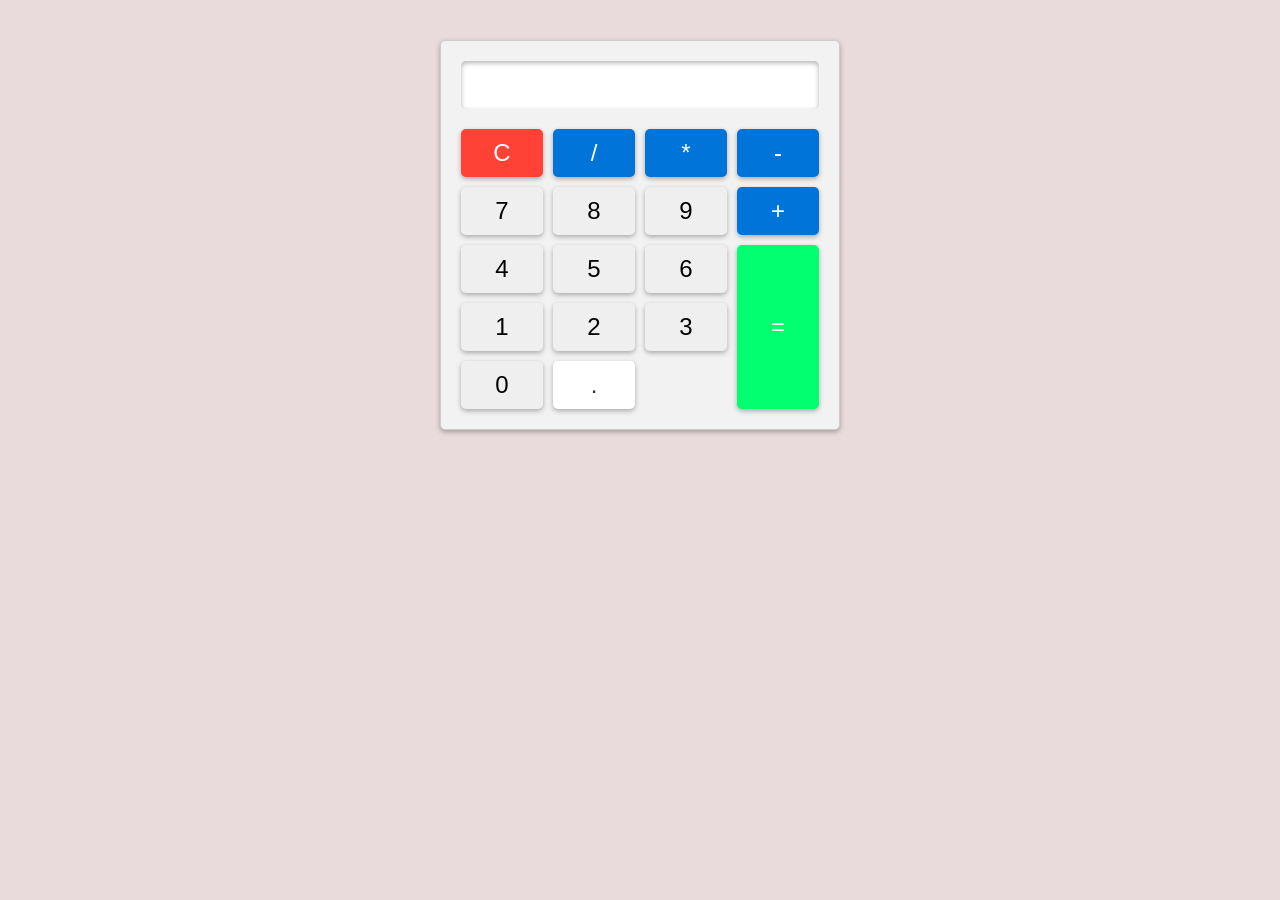
<file: ProjetosHTML/BasicCalculator/index.html>
<!DOCTYPE html>
<html lang="en">
<head>
    <meta charset="UTF-8">
    <meta name="viewport" content="width=device-width, initial-scale=1.0">
    <title>Basic Calculator</title>
    <link rel="stylesheet" href="style.css">
</head>
<body>
    <div class="calculator">
        <input type="text" id="result" readonly>
        <div class="buttons">
            <button class="clear">C</button>
            <button class="operator">/</button>
            <button class="operator">*</button>
            <button class="operator">-</button>
            <button class="number">7</button>
            <button class="number">8</button>
            <button class="number">9</button>
            <button class="operator">+</button>
            <button class="number">4</button>
            <button class="number">5</button>
            <button class="number">6</button>
            <button class="equals">=</button>
            <button class="number">1</button>
            <button class="number">2</button>
            <button class="number">3</button>
            <button class="number">0</button>
            <button class="decimal">.</button>
        </div>
    </div>
    <script src="index.js"></script>
</body>
</html>
</file>
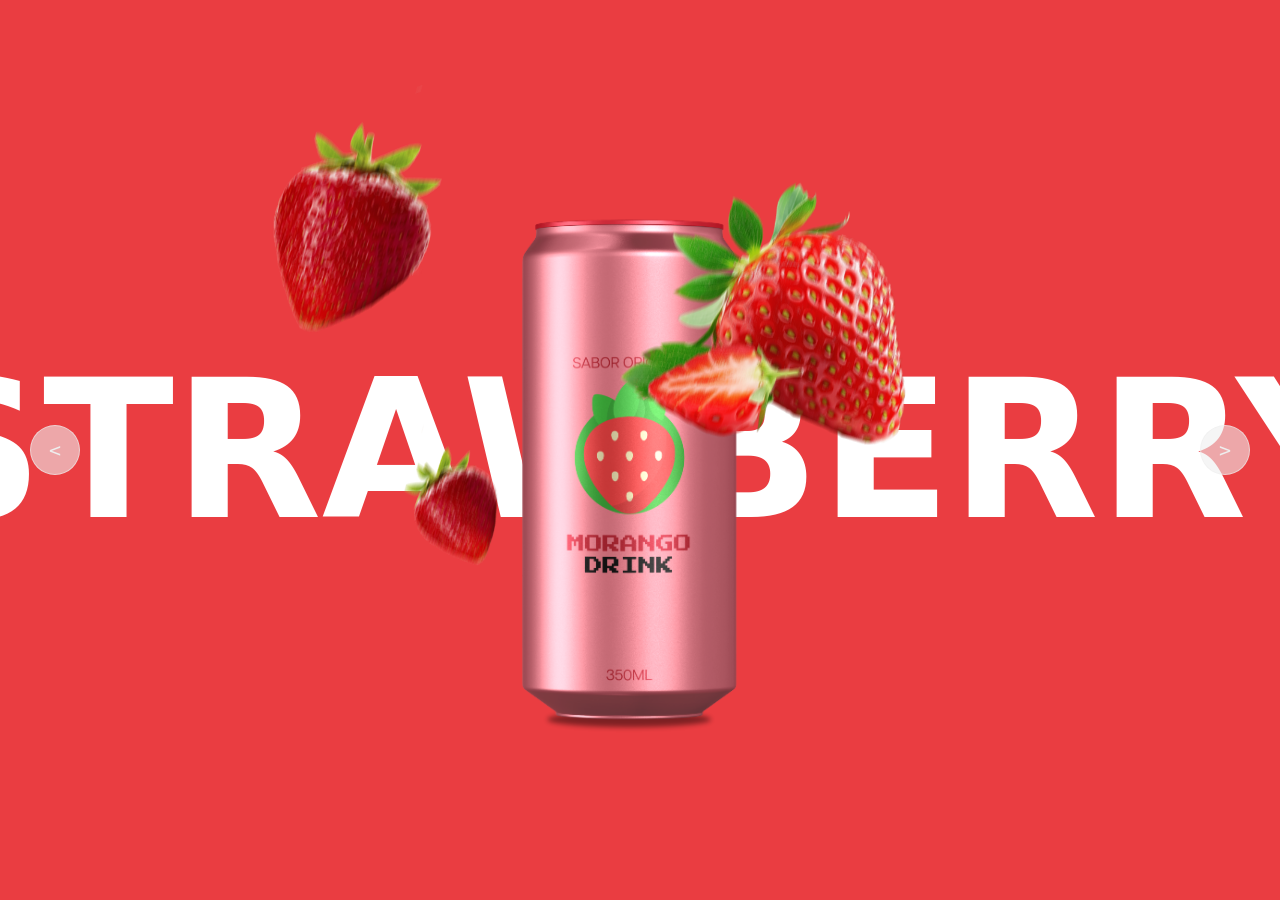
<file: ProjetosHTML/JuicerDisplay/index.html>
<!DOCTYPE html>
<html lang="en">
<head>
    <meta charset="UTF-8">
    <meta name="viewport" content="width=device-width, initial-scale=1.0">
    <title>Refri Project</title>
    <link rel="stylesheet" href="style.css">
</head>
<body>
    <main> 
        <div class="item active" style="--background:#ea3d41">
            <div class="title">STRAWBERRY</div>
            <img src="./img/Morango-refrigerante-foregroundBlur.png" class="fruit">
            <img src="./img/Morango-refrigerante.png" class="refri">
        </div>

        <div class="item" style="--background:#2d5643">
            <div class="title">AVOCADO</div>
            <img src="./img/Abacate-refrigerante-foregroundBlur.png" class="fruit">
            <img src="./img/Abacate-refrigerante.png" class="refri">
        </div>

        <div class="item" style="--background:#e7a043">
            <div class="title">ORANGE</div>
            <img src="./img/Laranja-refrigerante-foregroundBlur.png" class="fruit">
            <img src="./img/Laranja-refrigerante.png" class="refri">
        </div>

        <div class="arrow">
            <button id="prev"><</button>
            <button id="next">></button>
        </div>

    </main>
    <script src="./index.js"></script>
</body>
</html>
</file>
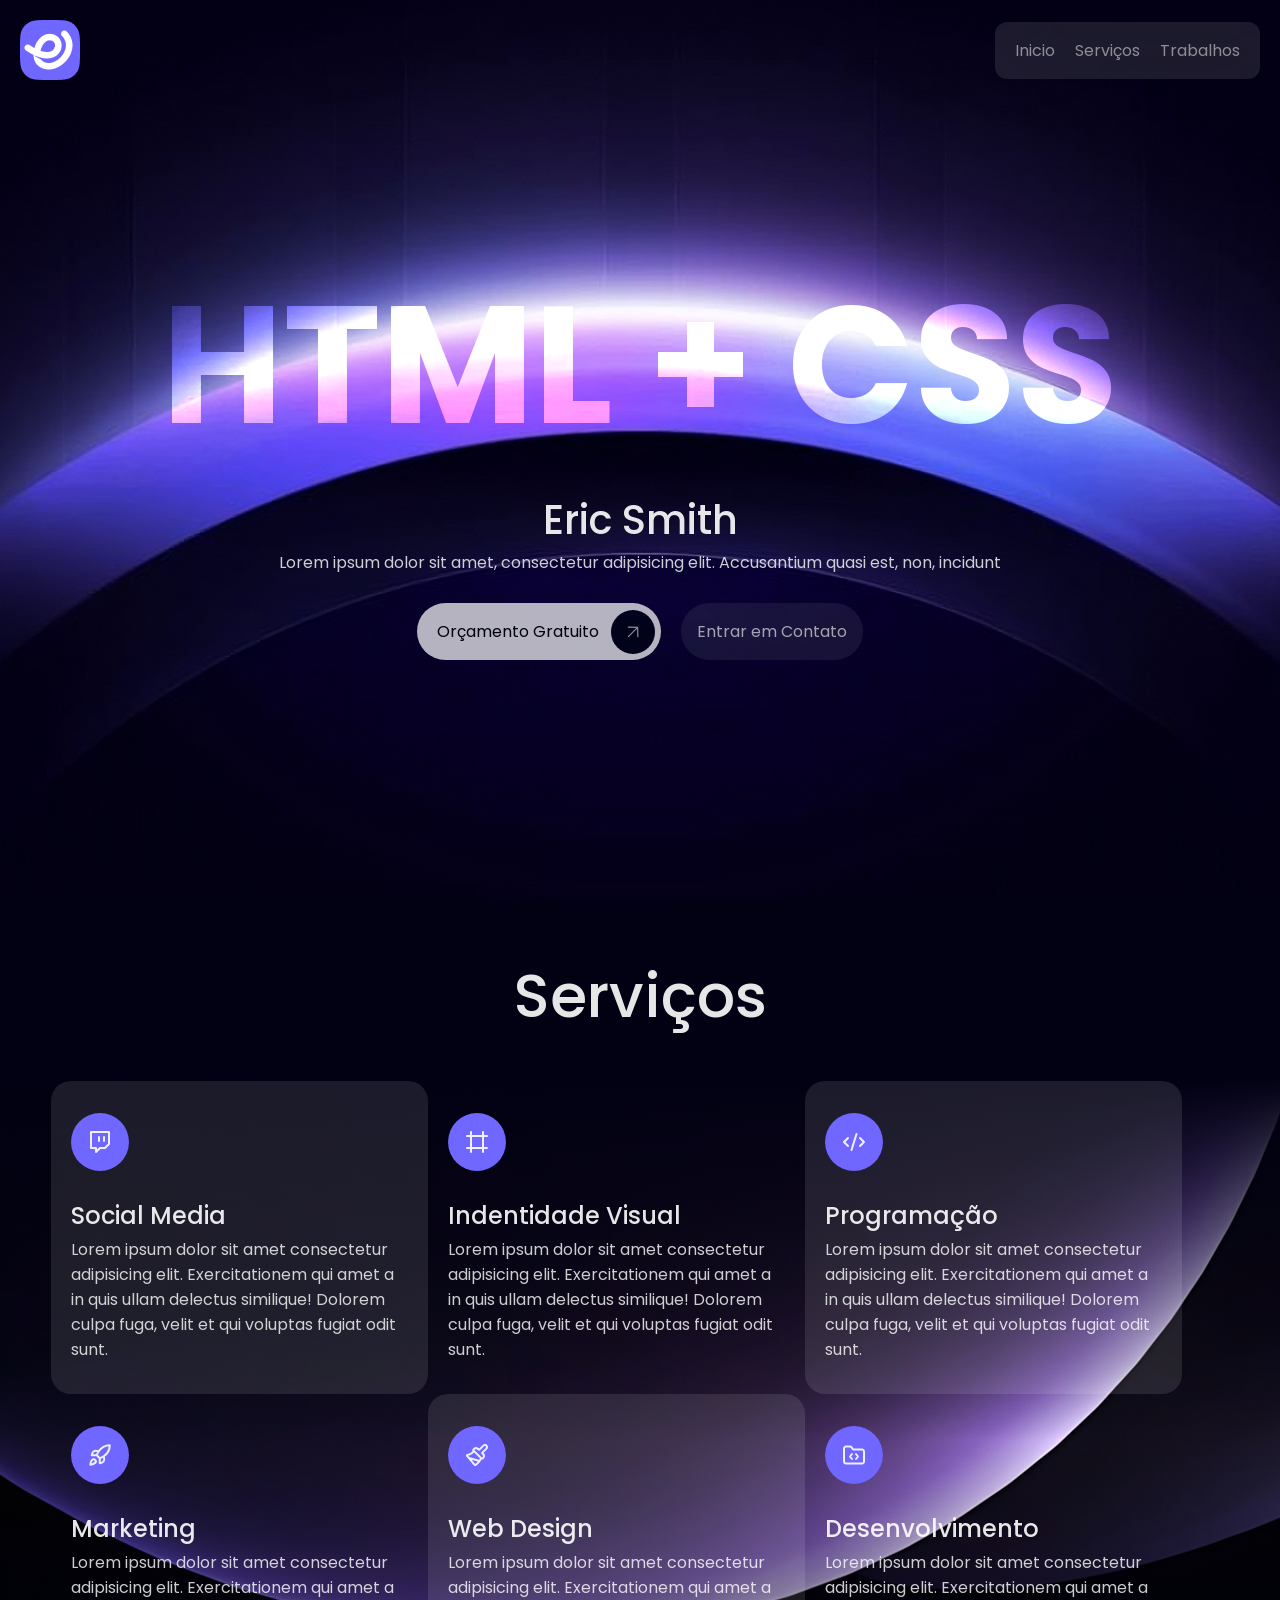
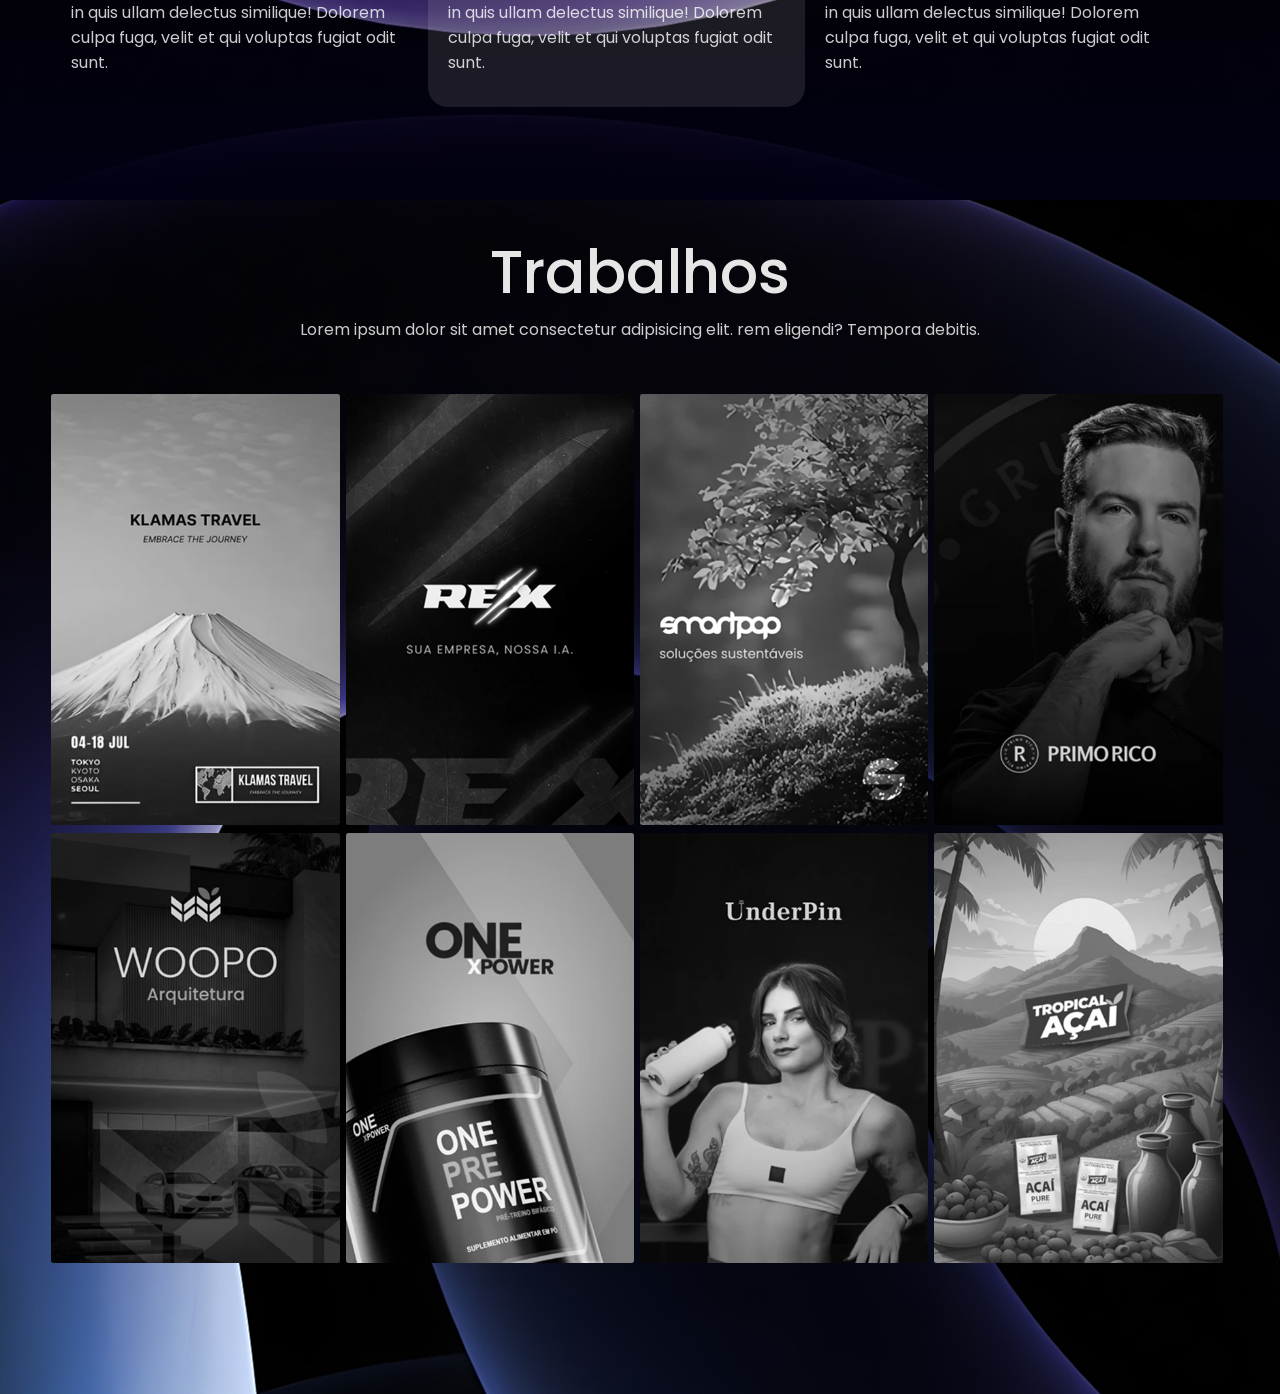
<file: ProjetosHTML/ProjetoHTML&CSS/index.html>
<!DOCTYPE html>
<html lang="pt-BR">
<head>
    <meta charset="UTF-8">
    <meta name="viewport" content="width=device-width, initial-scale=1.0">
    <title>HTML & CSS</title>
    <link rel="stylesheet" href="style.css">
    <link rel="preconnect" href="https://fonts.googleapis.com">
    <link rel="preconnect" href="https://fonts.gstatic.com" crossorigin>
    <link href="https://fonts.googleapis.com/css2?family=Poppins:ital,wght@0,100;0,200;0,300;0,400;0,500;0,600;0,700;0,800;0,900;1,100;1,200;1,300;1,400;1,500;1,600;1,700;1,800;1,900&display=swap" rel="stylesheet">
</head>
<body>
    <header>
        <!-- Cabeçalho -->
        <img src="assets/Logo.webp" alt="Logotipo do Site" class="Logotype">
        <nav>
            <ul>
                <li><a href="#inicio">Inicio</a></li>
                <li><a href="#serviço">Serviços</a></li>
                <li><a href="#trabalho">Trabalhos</a></li>
            </ul>
        </nav>
    </header>
     <section class="section1" id="inicio">   <!-- Primeira seção -->
        <h2>HTML + CSS</h2>
        <div class="mainContent"> 
            <h1>Eric Smith</h1>
            <p>Lorem ipsum dolor sit amet, consectetur adipisicing elit. Accusantium quasi est, non, incidunt</p>
            <div class="divButton">
                <button class="primaryButton">Orçamento Gratuito <img src="assets/SetaBotao.svg" alt="botao de orçamento gratuito"></button>
                <button class="secundaryButton">Entrar em Contato</button>
            </div>
        </div>
    </section>
    <!-- Segunda seção -->
     <section class="section2">
        <!-- Seção Serviços -->
        <h2 class="sectionTitle" id="serviço">Serviços</h2>
        <div class="divCard">
            <div class="card white">
                <img src="assets/SocialMedia.svg" alt="imagem Midia social">
                <h3>Social Media</h3>
                <p>Lorem ipsum dolor sit amet consectetur adipisicing elit. 
                Exercitationem qui amet a in quis ullam delectus similique! 
                Dolorem culpa fuga, velit et qui voluptas fugiat odit sunt.</p>
            </div>
            
            <div class="card">
                <img src="assets/VirtualIdentify.svg" alt="imagem indentidade virtual">
                <h3>Indentidade Visual</h3>
                <p>Lorem ipsum dolor sit amet consectetur adipisicing elit. 
                Exercitationem qui amet a in quis ullam delectus similique! 
                Dolorem culpa fuga, velit et qui voluptas fugiat odit sunt.</p>
            </div>
            
            <div class="card white">
                <img src="assets/Programing.svg" alt="Imagem Programação">
                <h3>Programação</h3>
                <p>Lorem ipsum dolor sit amet consectetur adipisicing elit. 
                Exercitationem qui amet a in quis ullam delectus similique! 
                Dolorem culpa fuga, velit et qui voluptas fugiat odit sunt.</p>
            </div>
            
            <div class="card">
                <img src="assets/Marketing.svg" alt="imagem Marketing">
                <h3>Marketing</h3>
                <p>Lorem ipsum dolor sit amet consectetur adipisicing elit. 
                Exercitationem qui amet a in quis ullam delectus similique! 
                Dolorem culpa fuga, velit et qui voluptas fugiat odit sunt.</p>
            </div>
            
            <div class="card white">
                <img src="assets/WebDesign.svg" alt="Imagem Web Design">
                <h3>Web Design</h3>
                <p>Lorem ipsum dolor sit amet consectetur adipisicing elit. 
                Exercitationem qui amet a in quis ullam delectus similique! 
                Dolorem culpa fuga, velit et qui voluptas fugiat odit sunt.</p>
            </div>

            <div class="card">
                <img src="assets/Development.svg" alt="Imagem desenvolvimento">
                <h3>Desenvolvimento</h3>
                <p>Lorem ipsum dolor sit amet consectetur adipisicing elit. 
                Exercitationem qui amet a in quis ullam delectus similique! 
                Dolorem culpa fuga, velit et qui voluptas fugiat odit sunt.</p>
            </div>
        </div>
        <!-- Seção Trabalhos -->
         <h2 class="sectionTitle" id="trabalho">Trabalhos</h2>
         <p>Lorem ipsum dolor sit amet consectetur adipisicing elit. rem eligendi?
         Tempora debitis.</p>
         <div class="divImagen">
             <img src="assets/image-64.webp" alt="">
             <img src="assets/image-65.webp" alt="">
             <img src="assets/image-66.webp" alt="">
             <img src="assets/image-67.webp" alt="">
             <img src="assets/image-68.webp" alt="">
             <img src="assets/image-69.webp" alt="">
             <img src="assets/image-70.webp" alt="">
             <img src="assets/image-71.webp" alt="">
        </div>

     </section>
     
</body>
</html>
</file>
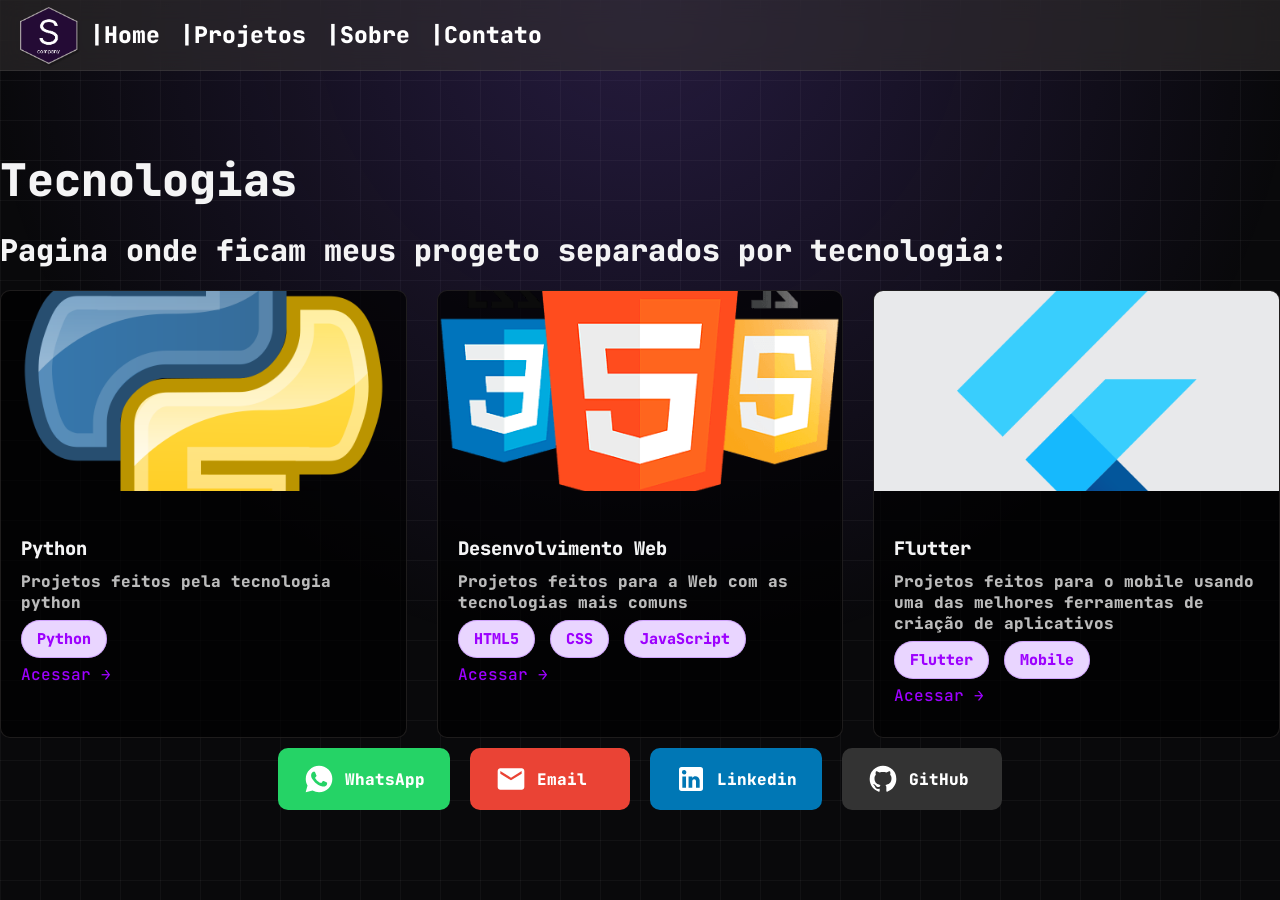
<file: Portifolio/projetos.html>
<!DOCTYPE html>
<html lang="en">
<head>
    <link rel="preconnect" href="https://fonts.googleapis.com">
    <link rel="preconnect" href="https://fonts.gstatic.com" crossorigin>
    <link href="https://fonts.googleapis.com/css2?family=JetBrains+Mono:ital,wght@0,100..800;1,100..800&display=swap" rel="stylesheet">
    <link rel="preconnect" href="https://fonts.googleapis.com">
    <link rel="preconnect" href="https://fonts.gstatic.com" crossorigin>
    <link href="https://fonts.googleapis.com/css2?family=Bowlby+One+SC&family=JetBrains+Mono:ital,wght@0,100..800;1,100..800&family=Outfit:wght@100..900&display=swap" rel="stylesheet">
    <meta charset="UTF-8">
    <meta name="viewport" content="width=device-width, initial-scale=1.0">
    <title>Portifólio | Todos os projetos</title>
    <link rel="stylesheet" href="./style.css">
    <link rel="icon" href="./img/IconeSite.ico">
</head>
<body>
    <header class="header-projeto">
        <ul>
            <img src="./img/Logo (1).png" alt="Logo Eric Smith" class="logo">
            <a class="efeito-cursor linkheader" href="./index.html">|Home</a>
            <a class="efeito-cursor linkheader" href="./projetos.html">|Projetos</a>
            <a class="efeito-cursor linkheader" href="index.html#sobremim">|Sobre</a>
            <a class="efeito-cursor linkheader" href="index.html#contato">|Contato</a>
        </ul>
    </header>
    <section class="initial-text">
        <h2>Tecnologias</h2>
        
        <p>Pagina onde ficam meus progeto separados por tecnologia:</p>
    </section>
    <section class="gridtech">
        <div class="card-projeto efeito-cursor">
                <img src="./img/Logo_Python.webp" alt="imagem-projeto" class="img-projeto">
                <div class="info-projeto">
                    <h3>Python</h3>
                    <p>Projetos feitos pela tecnologia python</p>
                    <span class="tag-habilidades">Python</span>
                    <p></p>
                    <a>Acessar →</a>
                </div>
        </div>

        <div class="card-projeto efeito-cursor">
                <img src="./img/html-css-js.png" alt="imagem-projeto" class="img-projeto">
                <div class="info-projeto">
                    <h3>Desenvolvimento Web</h3>
                    <p>Projetos feitos para a Web com as tecnologias mais comuns</p>
                    <span class="tag-habilidades">HTML5</span>
                    <span class="tag-habilidades">CSS</span>
                    <span class="tag-habilidades">JavaScript</span>
                    <p></p>
                    <a>Acessar →</a>
                </div>
        </div>

        <div class="card-projeto efeito-cursor">
                <img src="./img/flutter_icon_130936.png" alt="imagem-projeto" class="img-projeto">
                <div class="info-projeto">
                    <h3>Flutter</h3>
                    <p>Projetos feitos para o mobile usando uma das melhores ferramentas de criação de aplicativos</p>
                    <span class="tag-habilidades">Flutter</span>
                    <span class="tag-habilidades">Mobile</span>
        
                    <p></p>
                    <a>Acessar →</a>
                </div>
        </div>

    </section>

    <div class="botoes-contato" id="contato">
            <a href="https://wa.me/31984920141" class="botao-contato whatsapp efeito-cursor">
                <svg xmlns="http://www.w3.org/2000/svg" width="32" height="32" viewBox="0 0 24 24" fill="white">
                    <path d="M12.031 2c-5.516 0-9.969 4.453-9.969 9.969 0 1.758.459 3.473 1.332 4.988L2 22l5.188-1.359a9.927 9.927 0 0 0 4.843 1.258h.004c5.515 0 9.969-4.454 9.969-9.969 0-2.663-1.037-5.166-2.92-7.049A9.903 9.903 0 0 0 12.031 2zm5.821 14.23c-.246.691-1.43 1.324-1.977 1.406-.508.078-1.148.109-1.855-.113-.43-.137-.98-.32-1.688-.625-2.969-1.281-4.906-4.27-5.055-4.469-.148-.199-1.207-1.605-1.207-3.063 0-1.457.762-2.172 1.035-2.469.273-.297.594-.371.793-.371.199 0 .398.004.57.012.184.008.43-.07.672.512.246.594.84 2.051.914 2.199.074.148.125.32.023.52-.098.199-.148.32-.297.492-.148.172-.312.383-.445.516-.148.148-.305.309-.133.605.172.297.766 1.262 1.645 2.043 1.129 1.008 2.082 1.32 2.379 1.469.297.148.469.125.641-.074.172-.199.742-.863.938-1.16.199-.297.398-.246.668-.148.273.098 1.73.816 2.027.965.297.148.496.223.57.348.074.125.074.719-.172 1.41z"/>
                </svg>
                <span>WhatsApp</span>
            </a>
       
            <a href="mailto:eric.smith.alves1105@gmail.com" class="botao-contato email efeito-cursor">
                <svg xmlns="http://www.w3.org/2000/svg" width="32" height="32" viewBox="0 0 24 24" fill="white">
                    <path d="M20 4H4c-1.1 0-1.99.9-1.99 2L2 18c0 1.1.9 2 2 2h16c1.1 0 2-.9 2-2V6c0-1.1-.9-2-2-2zm0 4-8 5-8-5V6l8 5 8-5v2z"/>
                </svg>
                <span>Email</span>
            </a>

            <a href="https://www.linkedin.com/in/ericsmithcosta/" class="botao-contato linkedin efeito-cursor">
                <svg xmlns="http://www.w3.org/2000/svg" width="32" height="32" viewBox="0 0 24 24" fill="white">
                    <path d="M19 3a2 2 0 0 1 2 2v14a2 2 0 0 1-2 2H5a2 2 0 0 1-2-2V5a2 2 0 0 1 2-2h14m-.5 15.5v-5.3a3.26 3.26 0 0 0-3.26-3.26c-.85 0-1.84.52-2.28 1.3v-1.11h-2.79v8.37h2.79v-4.93c0-.77.62-1.4 1.39-1.4a1.4 1.4 0 0 1 1.4 1.4v4.93h2.75M6.88 8.56a1.68 1.68 0 0 0 1.68-1.68c0-.93-.75-1.69-1.68-1.69a1.69 1.69 0 0 0-1.69 1.69c0 .93.76 1.68 1.69 1.68m1.39 9.94v-8.37H5.5v8.37h2.77z"/>
                </svg>
                <span>Linkedin</span>
            </a>

            <a href="" class="botao-contato github efeito-cursor">
                <svg xmlns="http://www.w3.org/2000/svg" width="32" height="32" viewBox="0 0 24 24" fill="white">
                    <path d="M12 2A10 10 0 0 0 2 12c0 4.42 2.87 8.17 6.84 9.5.5.08.66-.23.66-.5v-1.69c-2.77.6-3.36-1.34-3.36-1.34-.46-1.16-1.11-1.47-1.11-1.47-.91-.62.07-.6.07-.6 1 .07 1.53 1.03 1.53 1.03.87 1.52 2.34 1.07 2.91.83.09-.65.35-1.09.63-1.34-2.22-.25-4.55-1.11-4.55-4.92 0-1.11.38-2 1.03-2.71-.1-.25-.45-1.29.1-2.64 0 0 .84-.27 2.75 1.02.79-.22 1.65-.33 2.5-.33.85 0 1.71.11 2.5.33 1.91-1.29 2.75-1.02 2.75-1.02.55 1.35.2 2.39.1 2.64.65.71 1.03 1.6 1.03 2.71 0 3.82-2.34 4.66-4.57 4.91.36.31.69.92.69 1.85V21c0 .27.16.59.67.5C19.14 20.16 22 16.42 22 12A10 10 0 0 0 12 2z"/>
                </svg>
                <span>GitHub</span>
            </a>
        </div>
    <div class="cursor"></div>
</body>
<script>
    const cursor = document.querySelector(".cursor")
    document.addEventListener("mousemove", function(info){cursor.style.left = info.clientX + "px", cursor.style.top = info.clientY + "px"})
</script>
</html>
</file>
<file: ProjetosHTML/BasicCalculator/style.css>
*{
    box-sizing: border-box;
    margin: 0;
    padding: 0;
}
body{
        background-color: #d4b8b87f;
}
.calculator{
    background-color: #f2f2f2;
    padding: 20px;
    max-width: 400px;
    margin: 0 auto;
    border: solid 1px #ccc;
    box-shadow: 0 2px 5px rgba(0, 0, 0, .3);
    border-radius: 5px;
    margin-top:40px;
}
#result{
    width: 100%;
    padding: 10px;
    font-size: 24px;
    border: none;
    box-shadow: 0 2px 5px rgba(0, 0, 0, .3) inset;
    border-radius: 5px;
}
.buttons{
    display: grid;
    grid-template-columns: repeat(4, 1fr);
    grid-gap: 10px;
    margin-top: 20px;
}
button{
    padding: 10px;
    font-size:24px;
    border: none;
    box-shadow: 0 2px 5px rgba(0, 0, 0, .3);
    border-radius: 5px;
    cursor: pointer;
    transition: background-color 0.3s ease;

    &:hover{
        background-color: #ddd;
    }
}
.clear{
    background-color: #ff4136;
    color: #fff;
}
.numbers, .decimal{
    background-color: #fff ;
    color: #333
}
.operator{
    background-color: #0074d9;
    color: #fff;
}
.equals{
    background-color: #01ff70;
    grid-row: span 3;
    color: #fff;
}
</file>
<file: ProjetosHTML/JuicerDisplay/style.css>
.item{
    display: none;
    width: 100%;
    height: 100%;
    position: absolute;
    top: 0;
    left: 0;
    overflow: hidden;
    background-color: var(--background);
}
.item.active{
    display: block;
}
.item .title{
    font-size: 12rem;
    color: #ffffff;
    font-family: system-ui, -apple-system, BlinkMacSystemFont, 'Segoe UI', Roboto, Oxygen, Ubuntu, Cantarell, 'Open Sans', 'Helvetica Neue', sans-serif;
    font-weight: bold;
    position: absolute;
    left: 50%;
    top: 50%;
    transform: translate(-50%, -50%);
}
.item .fruit{
    width: 90%;
    position: absolute;
    top: 0;
    z-index: 3;
}
.item .refri{
    z-index: 2;
    width: 600px;
    position: absolute;
    left: 50%;
    top: 50%;
    transform: translate(-50%, -50%);
}
#prev, #next{
    position: absolute;
    top: 50%;
    transform: translateY(-50%);
    width: 50px;
    height: 50px;
    background-color: #eee9;
    border: 1px solid #eee9;
    color: #eee;
    font-size: x-large;
    font-family: monospace;
    cursor: pointer;
    z-index: 4;
    border-radius: 50%;
    
}
#prev{
    left: 30px;
}
#next{
    right: 30px;
}

@keyframes toActive{
    from {
        top: 100%;
        opacity: 0;
    }
}

.item.item.active img.fruit{
    animation: toActive 0.5s ease-in-out; 
}

.item.item.active img.title{
    animation: toActive 0.5s ease-in-out; 
}
</file>
<file: ProjetosHTML/ProjetoHTML&CSS/style.css>
*{
    padding: 0;
    margin: 0;
    box-sizing: border-box;

}
html{
    scroll-behavior: smooth;
}
body{
    background: #030013;
    color: rgba(255, 255, 255, 0.9);
    font-family: "Poppins";
}
header{
    display: flex;
    width: 100vw;
    padding: 20px;
    justify-content: space-between;
    align-items: center;
    position: fixed;
    z-index: 99;

    nav ul{
        display: flex;
        gap: 20px;
        list-style-type: none;
        background-color: rgba(255, 255, 255, 0.1);
        padding: 16px 20px;
        border-radius: 12px;
        backdrop-filter: blur(20px);
        a{
            color: rgba(255, 255, 255, 0.5);
            text-decoration: none;
            transition: all .3s;
            &:hover{
                color:rgba(255, 255, 255, 0.8);
            }
        }
    }
}
p{
    color: rgba(255, 255, 255, 0.8);
}
.logotype{
    width: 60px;
}
section{
    width: 100%;
    display: flex;
    flex-direction: column;
    padding: 4%;
}
.section1{
    background-image: url(./assets/bgsecone.webp);
    background-size: cover;
    background-position: center;
    height: 100vh;
    justify-content: center;
    align-items: center;
        
    h2{
        font-size: 13vw;
        color: rgb(119, 119, 119);
        mix-blend-mode: color-dodge;
    }
}
.section2{
    align-items: center;
    background-image: url(assets/bgsectwo.png);
    position: relative;
}
.section2::before{
    content: "";
    width: 100vw;
    height: 100vh;
    position: absolute;
    top: 0;
    left: 0;
    background: linear-gradient(#020113 20%, #02011300, #020113);
}
.mainContent{
    display: flex;
    flex-direction: column;
    align-items: center;
    justify-content: center;

    h1{
        text-align: center;
        font-size: 40px;
        font-weight: 500;
    }
}
button{
    font-family: "Poppins";
    font-size: 16px;
    display: flex;
    justify-content: center;
    align-items: center;
    border-radius: 40px;
    border: none;
    outline: none;
    opacity: .7;
    transition: all .3s;
 }
button:hover{
    opacity: 1;
}
.primaryButton{
    background: rgba(255, 255, 255);
    padding: 6px 6px 6px 20px;
    gap: 12px;
    img{
        width: 44px;
    }
}
.secundaryButton{
    padding: 16px;
    background: rgba(255, 255, 255, 0.1);
    color: rgba(255, 255, 255, 0.9);

}
.divButton{
    display: flex;
    gap: 20px;
    margin-top: 28px;    
}
.sectionTitle{
    font-size: 60px;
    font-weight: 500;
}
.divCard{
    display: flex;
    flex-wrap: wrap;
    margin: 40px 0 120px;
}
.card{
    width: 32%;
    padding: 32px 20px;
    h3{
        font-size: 24px;
        font-weight: 500;
        margin: 20px 0 4px;
    }
}
.white{
    background-color: rgba(255, 255, 255, 0.1);
    border-radius: 20px;
}
.divImagen{
    display: flex;
    flex-wrap: wrap;
    margin: 52px 0 80px;
    gap: 8px .5%;

    img{
        width: 24.5%;
        filter: saturate(0);
        transition: all .3s;
        &:hover{
            filter: saturate(1);
        }
    }
    
}
.sectionTitle, .divCard{
    z-index: 2;
}

@media screen and (max-width:700px){

    .card{
        width: 96%;
    }
    header{
        padding: 17px 30px;
    }
    .section1{
        width: 100vw;
        height: 70vh;
        h1, h2{
            color: rgba(255, 255, 255, 0.5);
        }
    }
    .divImagen{
        display: grid;
        grid-template-columns: repeat(2, 1fr);
        flex-wrap: wrap;
        margin: 52px 0 80px;
        gap: 12px;
    }
    .divImagen img {
        width: 100%; 
        height: auto;
        display: block;
        object-fit: cover;
    }
    html, body {
        max-width: 100%;
        overflow-x: hidden; 
    }
    .section2::before{
        content: "";
        width: 100vw;
        height: 100vh;
        position: absolute;
        top: 0;
        left: 0;
        background: linear-gradient(#020113 20%, #02011300, #020113);
    }
}
</file>
<file: Portifolio/style.css>
*{
    font-family: "JetBrains Mono", monospace;
    font-optical-sizing: auto;
    font-weight: 800;
    font-style: normal;    
    margin: 0;
    box-sizing: border-box;
}
html{
    scroll-behavior: smooth;
}
html, body{
    max-width: 100%;
    overflow-x: hidden;
}
:root{
    --primaria: #d400ff;
    --secundaria: #9d00ff;
    --claro: #ffffff;
    --vidroclaro: #33303092;
    --vidroescuro: #010000af;


}
body{
    background-size: cover;
    background-position: center;
    background-repeat: no-repeat;
    min-height: 100vh;
    color: var(--claro);
    position: relative;
    margin: 0;
    padding: 0;
    min-height: 100vh;
    background-color: #09090b;
    color: #f4f4f5;
}
body::before {
    content: "";
    position: fixed;
    top: 0;
    left: 0;
    width: 100%;
    height: 100%;
    background-image: 
    radial-gradient(circle at 50% 0%, rgba(139, 92, 246, 0.22) 0%, rgba(9, 9, 11, 0) 60%),
    linear-gradient(to right, rgba(255, 255, 255, 0.04) 1px, transparent 1px),
    linear-gradient(to bottom, rgba(255, 255, 255, 0.04) 1px, transparent 1px);
    background-size: 100% 100%, 40px 40px, 40px 40px;
    background-attachment: fixed;
    z-index: -1;
    will-change: transform;
}
header{
    position: fixed;
    top: 0;
    justify-content: space-between;
    align-items: center;
    padding: 15px;
    padding-left: 50px;
    margin-left: 0; 
    font-size:23px;
    background-color: var(--vidroclaro);
    width: 100vw;
    z-index: 1000;
    min-height: 50px;
    backdrop-filter: blur(12px);
    -webkit-backdrop-filter: blur(12px);
    border-bottom: 1px solid rgba(255, 255, 255, 0.08);
}
a{
    text-decoration: none;
    color: #fff;
}
ul{
    padding: 5px 40px;
    display: flex;
    gap: 20px;
}
ul a:hover{
    color: var(--primaria);
}
.logo{
    position: absolute;
    width: 60px;
    height: 60px;
    left: 20px;
    top: 10%;
}
.Principal{
    margin-top: 200px;
    align-items: center;
    margin-left: 80px;
    min-height: 30vh;
    flex-direction: column;
    background-color: var(--vidroescuro);
    backdrop-filter: blur();
    border-radius: 10px;
    padding: 40px;
    width: 80vw;
}
.Principal h1{
    font-size: 80px;
    line-height: 1.1;
    margin-bottom: 20px;
    letter-spacing: -4px;
}
.Principal h1 span{
    color: var(--secundaria);

}
.Principal p {
    font-size: 20px;
    max-width: 300vw;
    margin-bottom:40px;
    color:#bbb;
}
button{
    display: inline-block;
    padding: 15px 30px;
    background: linear-gradient(45deg, #7c3aed, #4f46e5 );
    color: var(--claro);
    font-weight: bold;
    border-radius: 7px;
    border: none;
}
.secao{
    padding: 40px 0;
    padding-left: 50px;
}
.sobremim{
    padding-top: 10px;
    padding-left: 50px;
    background-color: var(--vidroescuro)
}

.titulo-secao{
    font-size: 40px;
    margin-bottom: 60px;
    position: relative;
    display: flex;
    justify-content: center;
    align-items: center;
    color: #bbb;
}
.grade-projetos{
    display: grid;
    grid-template-columns: repeat(4, minmax(300px, 1fr));
    gap: 20px;
    margin-right: 40px;
}
.img-projeto{
    width: 100%;
    height: 200px;
    object-fit: cover;
    margin-bottom: 20px;
    overflow: hidden;
    transition: transform 0.8s ease;
}
.card-projeto{
    background-color: var(--vidroescuro);
    border-radius: 10px;
    overflow: hidden;
    margin-bottom: 10px;
    border: 1px solid var(--vidroclaro);
    height: 28rem;
    cursor: pointer;
}
.info-projeto{
    padding: 20px;
    margin-bottom: 0;

}
.info-projeto h3{
    margin-bottom:10px;
}
.info-projeto p {
    color: #bbb;
    margin-bottom: 15px;
}
.info-projeto a{
    color:var(--secundaria);
    font-weight: 500;
}
.sobre{
    display: grid;
    grid-template-columns: 1fr 1fr;
    gap: 50px;
    align-items: center;
    max-width: 1200px;
    font-size: 20px;
}
.img-sobre{
    display: block;
    height: 520px;
    width: 320px;
    border-radius: 10px;
    animation: flutuar 4s ease-in-out infinite;
    -webkit-mask-image: linear-gradient(to bottom, black 70%, transparent 100%);
    mask-image: linear-gradient(to bottom, black 70%, transparent 100%);
}
.conteudo-sobre h2{
    margin-bottom: 30px;
} 
.conteudo-sobre p{
    margin-bottom: 20px;
    color: #bbb;
}
.habilidades{
    display: flex;
    flex-wrap: wrap;
    margin-top: 20px;
}
.tag-habilidades{
    background-color: #e9d5ff;
    border: 1px solid rgba(168, 85, 247, 0.4);
    padding: 8px 15px;
    color:var(--secundaria);
    border-radius: 20px;
    margin-bottom: 10px;
    margin-right: 5px;
    margin-top: 15px;
    font-size: 15px;
}
.contatos{
    padding: 6rem 2rem;

}
.contatos-titulo{
    text-align: center;
    font-size: 2.5rem;
    margin-bottom: 50px; 
}
.formulario-contato{
    max-width: 600px;
    margin: 0 auto;
    background: rgba(255, 255, 255, .08);
    padding: 2rem;
    border: 1px solid var(--vidroclaro);
    border-radius: 16px;
    margin-bottom: 40px;
}
.grupo-form{
    margin-bottom: 15px;
}
.campo-form{
    width: 96%;
    padding: 10px;
    background: rgba(255, 255, 255, .05);
    border-radius: 8px;
    color: var(--claro);
    border: 1px solid var(--vidroclaro);
    outline: none;
}
.campo-form:focus{
    border-color: var(--secundaria);
    box-shadow: 0 0 10px rgba(79, 70, 229, .3);
}
.botao-form{
    color: var(--claro);
    background: linear-gradient(45deg, #7c3aed, #4f46e5 );
    padding: 20px 40px;
    border: none;
    border-radius: 8px;
    width: 96.6%;
    transition: all 0.5s ease;
}
.botao-form:hover{
    transform: translateY(-4px);
    box-shadow: 0 5px 15px rgba(79, 70, 229, .4);
}
.botoes-contato{
    display: flex;
    flex-wrap: wrap;
    gap: 20px;
    justify-content: center;
    align-items: center;
    max-width: 1200px;
    margin: 0 auto;
}
.botao-contato{
    display: flex;
    align-items: center;
    gap: 10px;
    padding: 15px 25px;
    border-radius: 10px;
    font-weight: 500;
    min-width: 160px;
    text-decoration: none;
    color: white;
}
.whatsapp{
    background-color: #25d366;
}
.email{
    background-color: #ea4335;
}
.linkedin{
    background-color: #0077b5;
}
.github{
    background-color: #333;
}
footer{
    padding: 20px 5%;
    text-align: center;
    border-top: 1px solid rgba(157, 0, 255, 0.200);
    background-color: rgba(1, 0, 0, 0.832)
}
.efeito-cursor{
    transition: transform 0.4s ease;
}
.efeito-cursor:hover{
    transform: translateY(-5px);
    box-shadow: 0 5px 15px rgba(79, 70, 229, .4);
    img{
        transform: scale(1.2);
    }
}
.efeito-header{
    transition: transform 0.4s ease-in-out;
}
.efeito-header:hover{
    transform: translateY(-5px);
}

.linkheader{
    text-decoration: none;
    color: #fff;
}
.allproj{
    width: 50vw;
    background-color: #0a020a;
    display: block;
    margin: 0 auto;
    margin-bottom: 80px;  
    margin-top: 0;
     
}

.gridtech{
    display: grid;
    grid-template-columns: repeat(auto-fill, minmax(300px, 1fr));
    gap: 30px;
}
.initial-text{
    padding-top: 150px;
    font-size: 30px;
    font-weight: 500;
}
.initial-text p{
    margin:20px 0px;
}
img{

    height: auto;
}
@keyframes flutuar{
    0%, 100%{
        transform: translateY(0);
    }
    50%{
        transform: translateY(-20px);
    }
}
.SeeProject{
    color: rgb(206, 23, 206)
}

.modal-overlay {
    display: none; 
    position: fixed;
    top: 0;
    left: 0;
    width: 100%;
    height: 100%;
    background: rgba(5, 2, 12, 0.85);
    backdrop-filter: blur(8px); 
    z-index: 9999;
    justify-content: center;
    align-items: center;
    padding: 20px;
}


.modal-overlay.ativo {
    display: flex;
}


.modal-conteudo {
    background: #120b24;
    border: 1px solid rgba(157, 0, 255, 0.4);
    border-radius: 16px;
    max-width: 750px;
    width: 100%;
    max-height: 90vh;
    overflow-y: auto; 
    padding: 32px;
    position: relative;
    color: #ffffff;
    box-shadow: 0 20px 50px rgba(0, 0, 0, 0.8);
    animation: surgirModal 0.25s ease-out;
}

@keyframes surgirModal {
    from { opacity: 0; transform: scale(0.95); }
    to { opacity: 1; transform: scale(1); }
}

.btn-fechar {
    position: absolute;
    top: 18px;
    right: 22px;
    background: transparent;
    border: none;
    color: #a1a1aa;
    font-size: 32px;
    cursor: pointer;
    line-height: 1;
    transition: color 0.2s;
}

.btn-fechar:hover {
    color: #d400ff;
}

#modal-titulo {
    font-size: 28px;
    margin-bottom: 20px;
    color: #ffffff;
}


.modal-galeria {
    display: grid;
    grid-template-columns: 1fr 1fr;
    gap: 15px;
    margin-bottom: 20px;
}

.modal-galeria img {
    width: 100%;
    height: 200px;
    object-fit: cover;
    border-radius: 10px;
    border: 1px solid rgba(255, 255, 255, 0.1);
}

#modal-descricao {
    font-size: 16px;
    line-height: 1.6;
    color: #d4d4d8;
    margin-bottom: 28px;
}


.modal-botoes {
    display: flex;
    gap: 15px;
    flex-wrap: wrap;
    align-items: center;
}
.btn-modal {
    padding: 12px 24px;
    border-radius: 8px;
    text-decoration: none;
    font-weight: 600;
    font-size: 15px;
    transition: transform 0.2s, opacity 0.2s;
}

.btn-modal:hover {
    transform: translateY(-2px);
    opacity: 0.9;
}

.btn-modal.github {
    background: rgba(255, 255, 255, 0.1);
    color: #ffffff;
    border: 1px solid rgba(255, 255, 255, 0.2);
}

.btn-modal.deploy {
    background: linear-gradient(90deg, #9d00ff, #d400ff);
    color: #ffffff;
}



@media (max-width: 968px) {
    header{
        padding: 7px;
        padding-left: 20px;
        font-size: 19px;
    }
    .logo{
        width: 35px;
        height: 35px;
        top: 12%;
    }
    ul{
        justify-content: flex-start;
        align-items: start;
        gap: 5px;
    }
    .secao{
        padding: 60px 20px;
    }
    .Principal{
        padding: 0;
        margin-left: 30px;
    }
    .Principal h1{
        font-size: 50px;
    }
    .grade-projetos{
        display: grid;
        grid-template-columns: repeat(1, minmax(300px, 1fr));
        gap: 30px;
    }
    .sobre{
        grid-template-columns: 1fr ;
    }
    .img-sobre{
        height: auto;
    }
    .titulo-secao{
        display: flex;
        justify-content: center;
        align-items: center;
    }
    .modal-galeria {
        grid-template-columns: 1fr;
    }
    
    .modal-conteudo {
        padding: 24px 16px;

    }
    .card-projeto{
        width: 90vw;
    }
    .Principal{
        padding: 17px;
    }
    .img-sobre{
        margin: 0 auto;
    }
}
</file>
